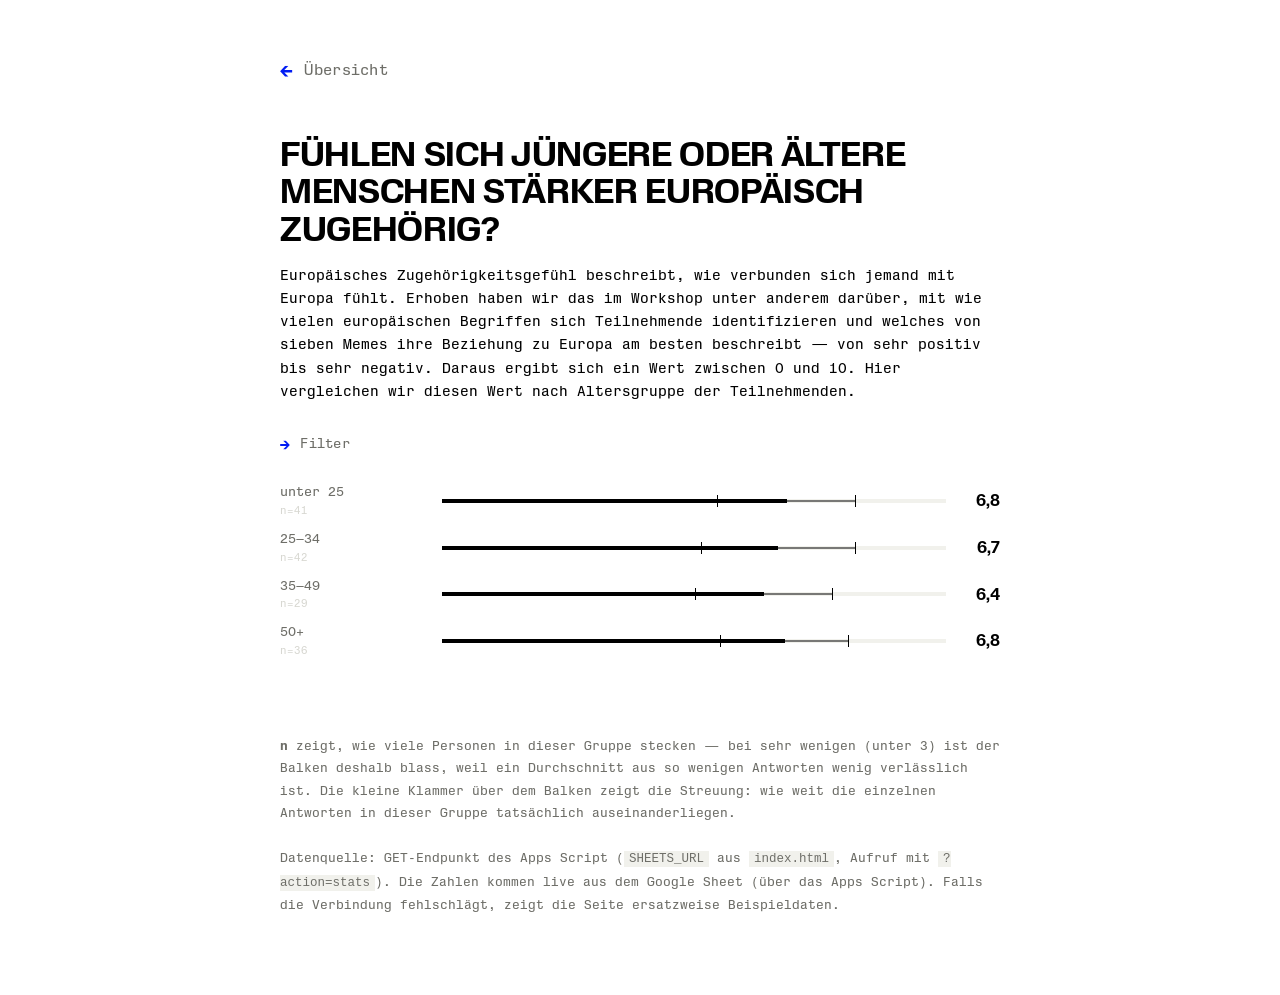
<file: q-alter-zugehoerigkeit.html>
<!DOCTYPE html>
<html lang="de">
<head>
<meta charset="UTF-8">
<meta name="viewport" content="width=device-width, initial-scale=1.0">
<title>YOUROPE — Alter &amp; Zugehörigkeit</title>
<link rel="stylesheet" href="assets/stats.css?v=10">
</head>
<body>
<div class="app">
    <a class="backlink" href="stats.html">Übersicht</a>

    <div class="pagehead">
      <h1>Fühlen sich jüngere oder ältere Menschen stärker europäisch zugehörig?</h1>
    </div>

    <div class="cell">
      <div class="sub">Europäisches Zugehörigkeitsgefühl beschreibt, wie verbunden sich jemand mit Europa fühlt. Erhoben haben wir das im Workshop unter anderem darüber, mit wie vielen europäischen Begriffen sich Teilnehmende identifizieren und welches von sieben Memes ihre Beziehung zu Europa am besten beschreibt — von sehr positiv bis sehr negativ. Daraus ergibt sich ein Wert zwischen 0 und 10. Hier vergleichen wir diesen Wert nach Altersgruppe der Teilnehmenden.</div>
      <div id="filterPanel"></div>
      <div id="chart"></div>
    </div>

    <div class="foot">
      <b>n</b> zeigt, wie viele Personen in dieser Gruppe stecken — bei sehr wenigen (unter 3) ist der Balken deshalb blass, weil ein Durchschnitt aus so wenigen Antworten wenig verlässlich ist. Die kleine Klammer über dem Balken zeigt die Streuung: wie weit die einzelnen Antworten in dieser Gruppe tatsächlich auseinanderliegen.<br><br>
      Datenquelle: GET-Endpunkt des Apps Script (<code>SHEETS_URL</code> aus <code>index.html</code>, Aufruf mit <code>?action=stats</code>). Die Zahlen kommen live aus dem Google Sheet (über das Apps Script). Falls die Verbindung fehlschlägt, zeigt die Seite ersatzweise Beispieldaten.
    </div>
</div>

<script src="assets/stats-data.js?v=11"></script>
<script>
initData().then(function(){
  initGroupFilter('filterPanel','chart',ALTER_GRUPPEN,i=>DATA.filter(r=>r.alter===i),'Z','hi',[FACET_GESCHLECHT,FACET_BILDUNG,FACET_AUFGEWACHSEN,FACET_STAAT]);
});
</script>
</body>
</html>
</file>
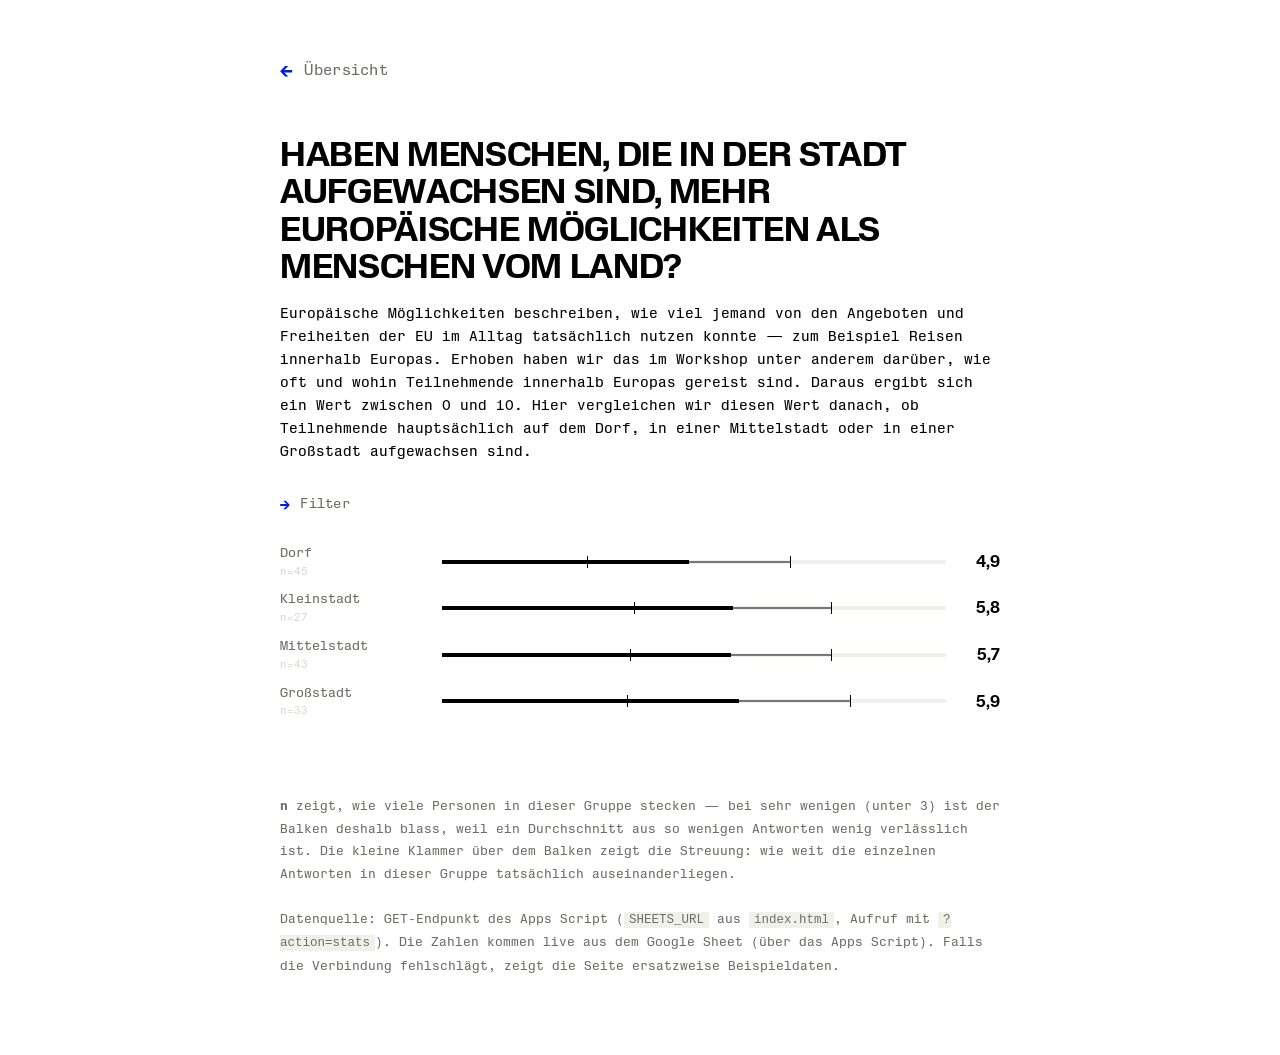
<file: q-aufgewachsen.html>
<!DOCTYPE html>
<html lang="de">
<head>
<meta charset="UTF-8">
<meta name="viewport" content="width=device-width, initial-scale=1.0">
<title>YOUROPE — Aufgewachsen &amp; Möglichkeiten</title>
<link rel="stylesheet" href="assets/stats.css?v=10">
</head>
<body>
<div class="app">
    <a class="backlink" href="stats.html">Übersicht</a>

    <div class="pagehead">
      <h1>Haben Menschen, die in der Stadt aufgewachsen sind, mehr europäische Möglichkeiten als Menschen vom Land?</h1>
    </div>

    <div class="cell">
      <div class="sub">Europäische Möglichkeiten beschreiben, wie viel jemand von den Angeboten und Freiheiten der EU im Alltag tatsächlich nutzen konnte — zum Beispiel Reisen innerhalb Europas. Erhoben haben wir das im Workshop unter anderem darüber, wie oft und wohin Teilnehmende innerhalb Europas gereist sind. Daraus ergibt sich ein Wert zwischen 0 und 10. Hier vergleichen wir diesen Wert danach, ob Teilnehmende hauptsächlich auf dem Dorf, in einer Mittelstadt oder in einer Großstadt aufgewachsen sind.</div>
      <div id="filterPanel"></div>
      <div id="chart"></div>
    </div>

    <div class="foot">
      <b>n</b> zeigt, wie viele Personen in dieser Gruppe stecken — bei sehr wenigen (unter 3) ist der Balken deshalb blass, weil ein Durchschnitt aus so wenigen Antworten wenig verlässlich ist. Die kleine Klammer über dem Balken zeigt die Streuung: wie weit die einzelnen Antworten in dieser Gruppe tatsächlich auseinanderliegen.<br><br>
      Datenquelle: GET-Endpunkt des Apps Script (<code>SHEETS_URL</code> aus <code>index.html</code>, Aufruf mit <code>?action=stats</code>). Die Zahlen kommen live aus dem Google Sheet (über das Apps Script). Falls die Verbindung fehlschlägt, zeigt die Seite ersatzweise Beispieldaten.
    </div>
</div>

<script src="assets/stats-data.js?v=11"></script>
<script>
initData().then(function(){
  initGroupFilter('filterPanel','chart',AUFGEWACHSEN_GRUPPEN,i=>DATA.filter(r=>r.aufgewachsen===i),'M','hi',[FACET_GESCHLECHT,FACET_EINKOMMEN,FACET_VERMOEGEN,FACET_BILDUNG]);
});
</script>
</body>
</html>
</file>
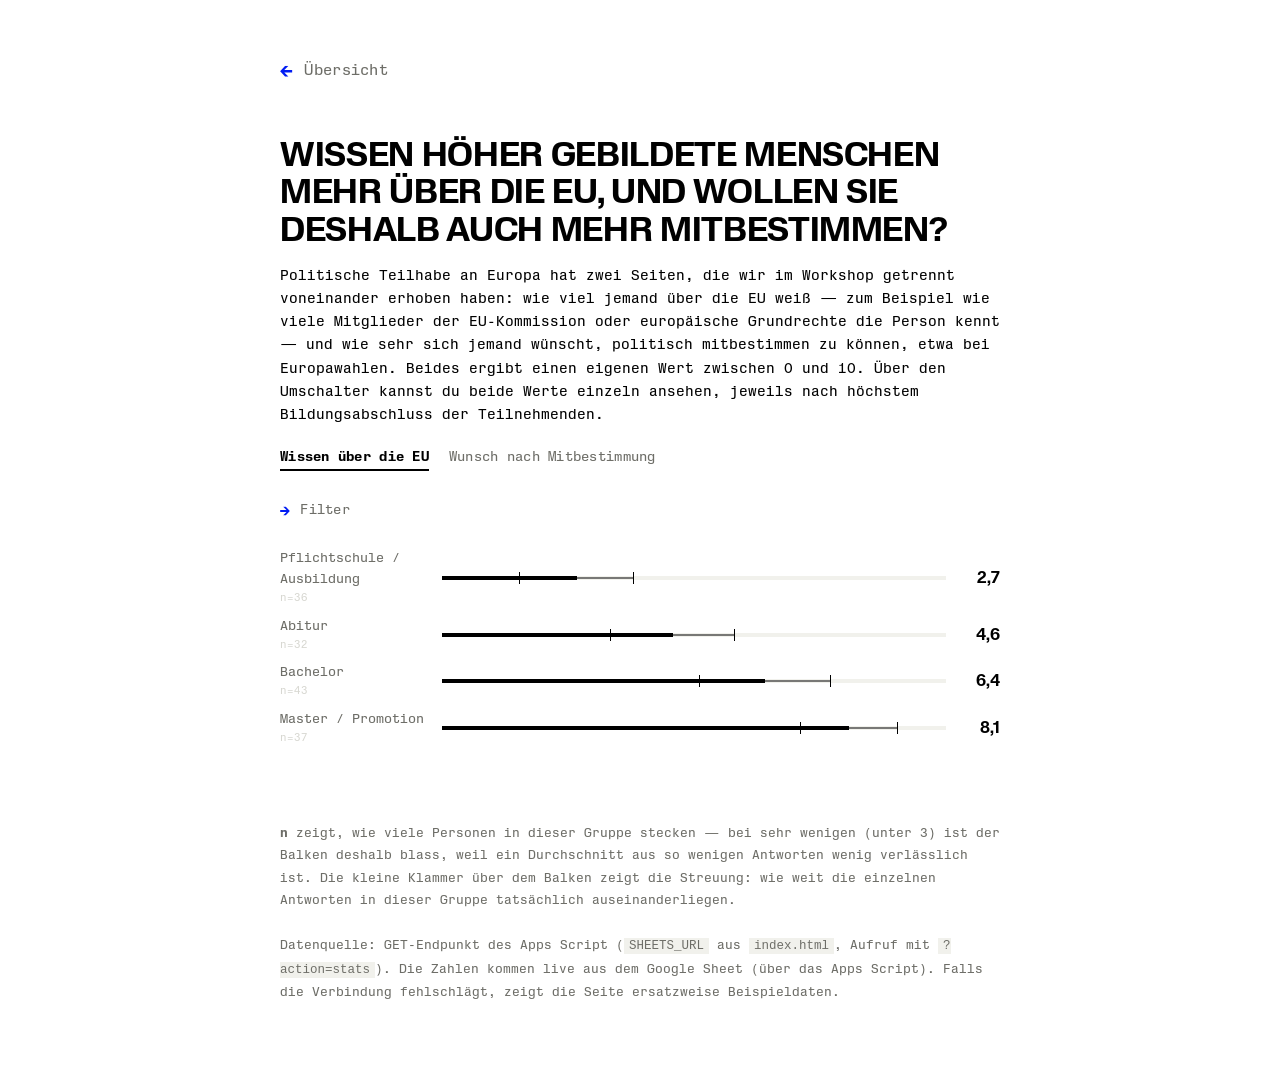
<file: q-bildung-teilhabe.html>
<!DOCTYPE html>
<html lang="de">
<head>
<meta charset="UTF-8">
<meta name="viewport" content="width=device-width, initial-scale=1.0">
<title>YOUROPE — Bildung &amp; Teilhabe</title>
<link rel="stylesheet" href="assets/stats.css?v=10">
</head>
<body>
<div class="app">
    <a class="backlink" href="stats.html">Übersicht</a>

    <div class="pagehead">
      <h1>Wissen höher gebildete Menschen mehr über die EU, und wollen sie deshalb auch mehr mitbestimmen?</h1>
    </div>

    <div class="cell">
      <div class="sub">Politische Teilhabe an Europa hat zwei Seiten, die wir im Workshop getrennt voneinander erhoben haben: wie viel jemand über die EU weiß — zum Beispiel wie viele Mitglieder der EU-Kommission oder europäische Grundrechte die Person kennt — und wie sehr sich jemand wünscht, politisch mitbestimmen zu können, etwa bei Europawahlen. Beides ergibt einen eigenen Wert zwischen 0 und 10. Über den Umschalter kannst du beide Werte einzeln ansehen, jeweils nach höchstem Bildungsabschluss der Teilnehmenden.</div>
      <div class="toggles" id="toggle"></div>
      <div id="filterPanel"></div>
      <div id="chart"></div>
    </div>

    <div class="foot">
      <b>n</b> zeigt, wie viele Personen in dieser Gruppe stecken — bei sehr wenigen (unter 3) ist der Balken deshalb blass, weil ein Durchschnitt aus so wenigen Antworten wenig verlässlich ist. Die kleine Klammer über dem Balken zeigt die Streuung: wie weit die einzelnen Antworten in dieser Gruppe tatsächlich auseinanderliegen.<br><br>
      Datenquelle: GET-Endpunkt des Apps Script (<code>SHEETS_URL</code> aus <code>index.html</code>, Aufruf mit <code>?action=stats</code>). Die Zahlen kommen live aus dem Google Sheet (über das Apps Script). Falls die Verbindung fehlschlägt, zeigt die Seite ersatzweise Beispieldaten.
    </div>
</div>

<script src="assets/stats-data.js?v=11"></script>
<script>
initData().then(function(){
  let mode='wissen';
  const facets=[FACET_GESCHLECHT,FACET_ALTER,FACET_EINKOMMEN];
  const state={};
  facets.forEach(f=>state[f.key]=new Set());
  function render(){
    let html='';
    BILDUNG_GRUPPEN.forEach((name,i)=>{
      const vals=DATA.filter(r=>r.bildung===i&&facetPasses(state,facets,r)).map(r=>mode==='wissen'?r.Twissen:r.Twollen);
      html+=barRow(name,mean(vals),'hi',vals.length,std(vals));
    });
    document.getElementById('chart').innerHTML='<div class="group">'+html+'</div>';
  }
  document.getElementById('toggle').innerHTML=
    '<button data-m="wissen" class="on">Wissen über die EU</button><button data-m="wollen">Wunsch nach Mitbestimmung</button>';
  document.getElementById('toggle').addEventListener('click',e=>{
    const b=e.target.closest('button');if(!b)return;
    mode=b.dataset.m;
    document.querySelectorAll('#toggle button').forEach(x=>x.classList.toggle('on',x===b));
    render();
  });
  document.getElementById('filterPanel').innerHTML=renderFilterPanelHTML(facets);
  wireFilterPanel('filterPanel',state,render);
  render();
});
</script>
</body>
</html>
</file>
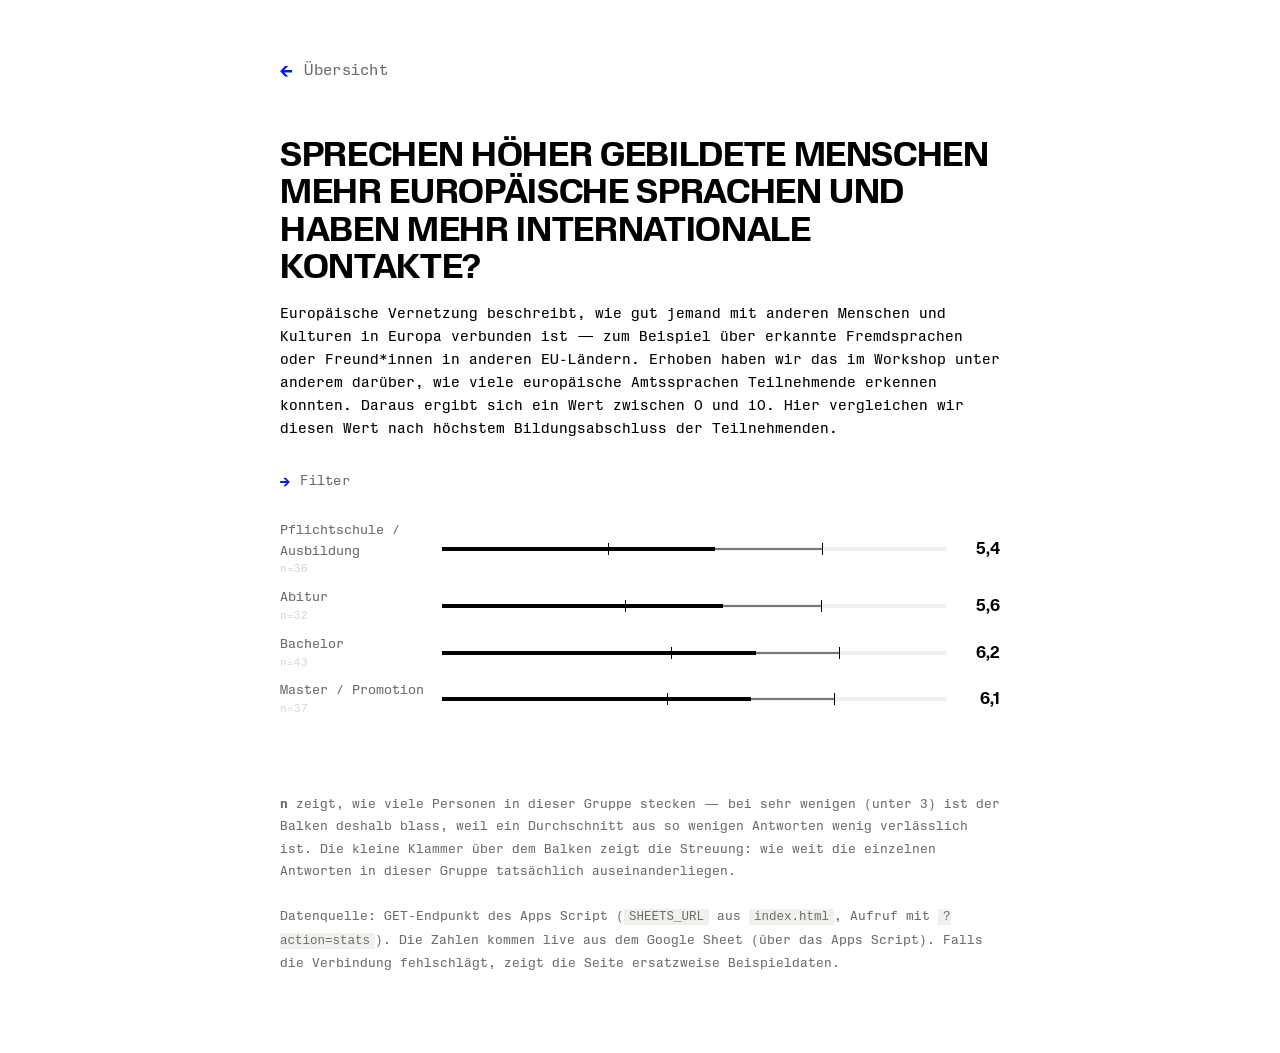
<file: q-bildung-vernetzung.html>
<!DOCTYPE html>
<html lang="de">
<head>
<meta charset="UTF-8">
<meta name="viewport" content="width=device-width, initial-scale=1.0">
<title>YOUROPE — Bildung &amp; Vernetzung</title>
<link rel="stylesheet" href="assets/stats.css?v=10">
</head>
<body>
<div class="app">
    <a class="backlink" href="stats.html">Übersicht</a>

    <div class="pagehead">
      <h1>Sprechen höher gebildete Menschen mehr europäische Sprachen und haben mehr internationale Kontakte?</h1>
    </div>

    <div class="cell">
      <div class="sub">Europäische Vernetzung beschreibt, wie gut jemand mit anderen Menschen und Kulturen in Europa verbunden ist — zum Beispiel über erkannte Fremdsprachen oder Freund*innen in anderen EU-Ländern. Erhoben haben wir das im Workshop unter anderem darüber, wie viele europäische Amtssprachen Teilnehmende erkennen konnten. Daraus ergibt sich ein Wert zwischen 0 und 10. Hier vergleichen wir diesen Wert nach höchstem Bildungsabschluss der Teilnehmenden.</div>
      <div id="filterPanel"></div>
      <div id="chart"></div>
    </div>

    <div class="foot">
      <b>n</b> zeigt, wie viele Personen in dieser Gruppe stecken — bei sehr wenigen (unter 3) ist der Balken deshalb blass, weil ein Durchschnitt aus so wenigen Antworten wenig verlässlich ist. Die kleine Klammer über dem Balken zeigt die Streuung: wie weit die einzelnen Antworten in dieser Gruppe tatsächlich auseinanderliegen.<br><br>
      Datenquelle: GET-Endpunkt des Apps Script (<code>SHEETS_URL</code> aus <code>index.html</code>, Aufruf mit <code>?action=stats</code>). Die Zahlen kommen live aus dem Google Sheet (über das Apps Script). Falls die Verbindung fehlschlägt, zeigt die Seite ersatzweise Beispieldaten.
    </div>
</div>

<script src="assets/stats-data.js?v=11"></script>
<script>
initData().then(function(){
  initGroupFilter('filterPanel','chart',BILDUNG_GRUPPEN,i=>DATA.filter(r=>r.bildung===i),'V','hi',[FACET_GESCHLECHT,FACET_AUFGEWACHSEN,FACET_ALTER,FACET_EINKOMMEN]);
});
</script>
</body>
</html>
</file>
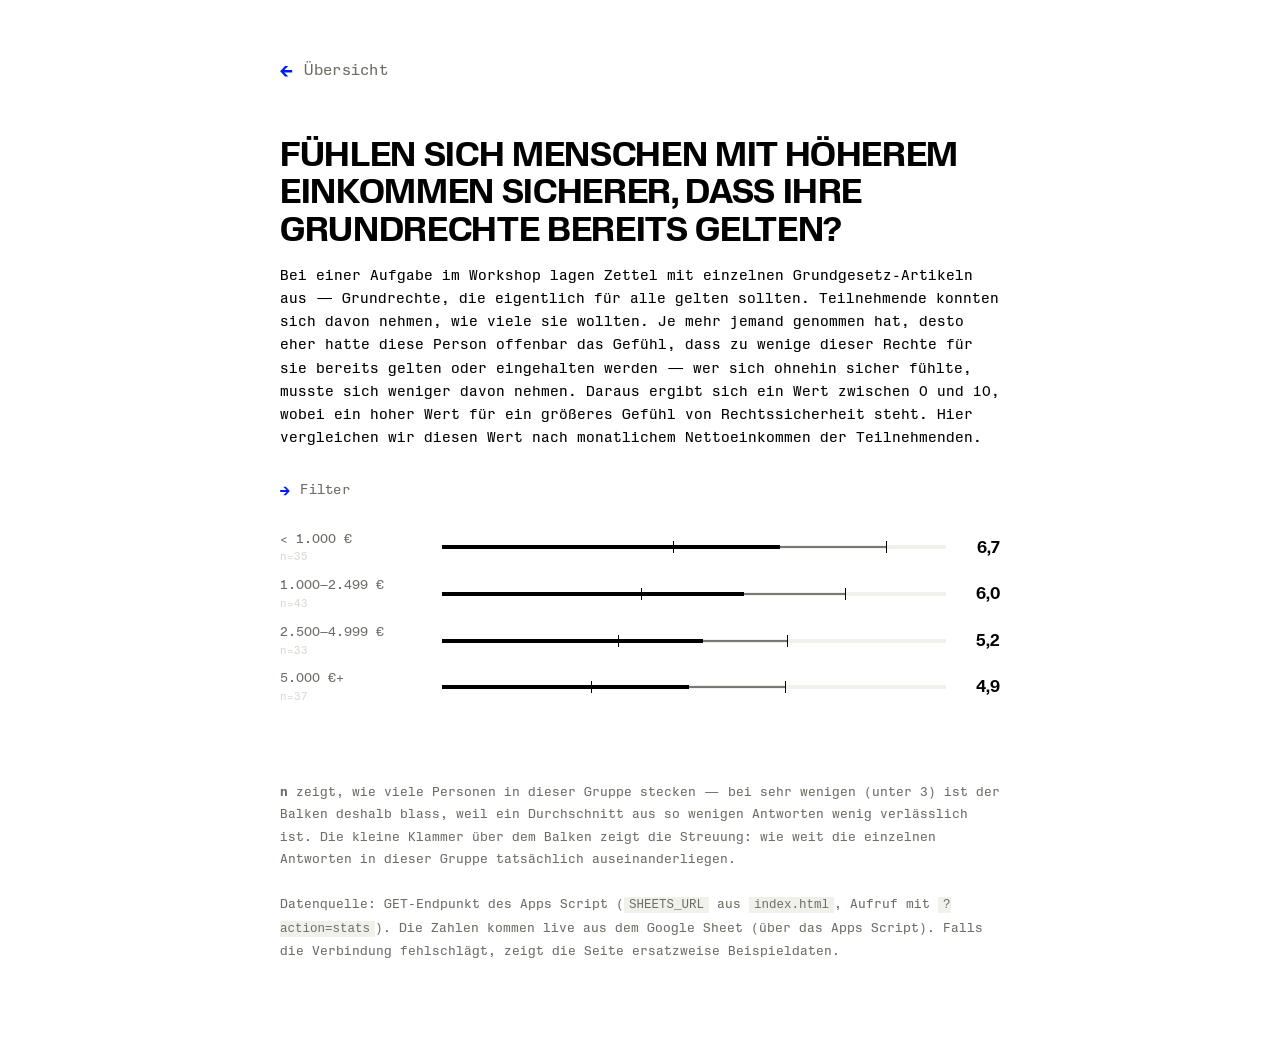
<file: q-einkommen-ressource.html>
<!DOCTYPE html>
<html lang="de">
<head>
<meta charset="UTF-8">
<meta name="viewport" content="width=device-width, initial-scale=1.0">
<title>YOUROPE — Einkommen &amp; Grundrechte</title>
<link rel="stylesheet" href="assets/stats.css?v=10">
</head>
<body>
<div class="app">
    <a class="backlink" href="stats.html">Übersicht</a>

    <div class="pagehead">
      <h1>Fühlen sich Menschen mit höherem Einkommen sicherer, dass ihre Grundrechte bereits gelten?</h1>
    </div>

    <div class="cell">
      <div class="sub">Bei einer Aufgabe im Workshop lagen Zettel mit einzelnen Grundgesetz-Artikeln aus — Grundrechte, die eigentlich für alle gelten sollten. Teilnehmende konnten sich davon nehmen, wie viele sie wollten. Je mehr jemand genommen hat, desto eher hatte diese Person offenbar das Gefühl, dass zu wenige dieser Rechte für sie bereits gelten oder eingehalten werden — wer sich ohnehin sicher fühlte, musste sich weniger davon nehmen. Daraus ergibt sich ein Wert zwischen 0 und 10, wobei ein hoher Wert für ein größeres Gefühl von Rechtssicherheit steht. Hier vergleichen wir diesen Wert nach monatlichem Nettoeinkommen der Teilnehmenden.</div>
      <div id="filterPanel"></div>
      <div id="chart"></div>
    </div>

    <div class="foot">
      <b>n</b> zeigt, wie viele Personen in dieser Gruppe stecken — bei sehr wenigen (unter 3) ist der Balken deshalb blass, weil ein Durchschnitt aus so wenigen Antworten wenig verlässlich ist. Die kleine Klammer über dem Balken zeigt die Streuung: wie weit die einzelnen Antworten in dieser Gruppe tatsächlich auseinanderliegen.<br><br>
      Datenquelle: GET-Endpunkt des Apps Script (<code>SHEETS_URL</code> aus <code>index.html</code>, Aufruf mit <code>?action=stats</code>). Die Zahlen kommen live aus dem Google Sheet (über das Apps Script). Falls die Verbindung fehlschlägt, zeigt die Seite ersatzweise Beispieldaten.
    </div>
</div>

<script src="assets/stats-data.js?v=11"></script>
<script>
initData().then(function(){
  initGroupFilter('filterPanel','chart',EINKOMMEN_GRUPPEN,i=>DATA.filter(r=>r.einkommen===i),'Tgrundgesetz','hi',[FACET_GESCHLECHT,FACET_BILDUNG,FACET_STAAT,FACET_VERMOEGEN]);
});
</script>
</body>
</html>
</file>
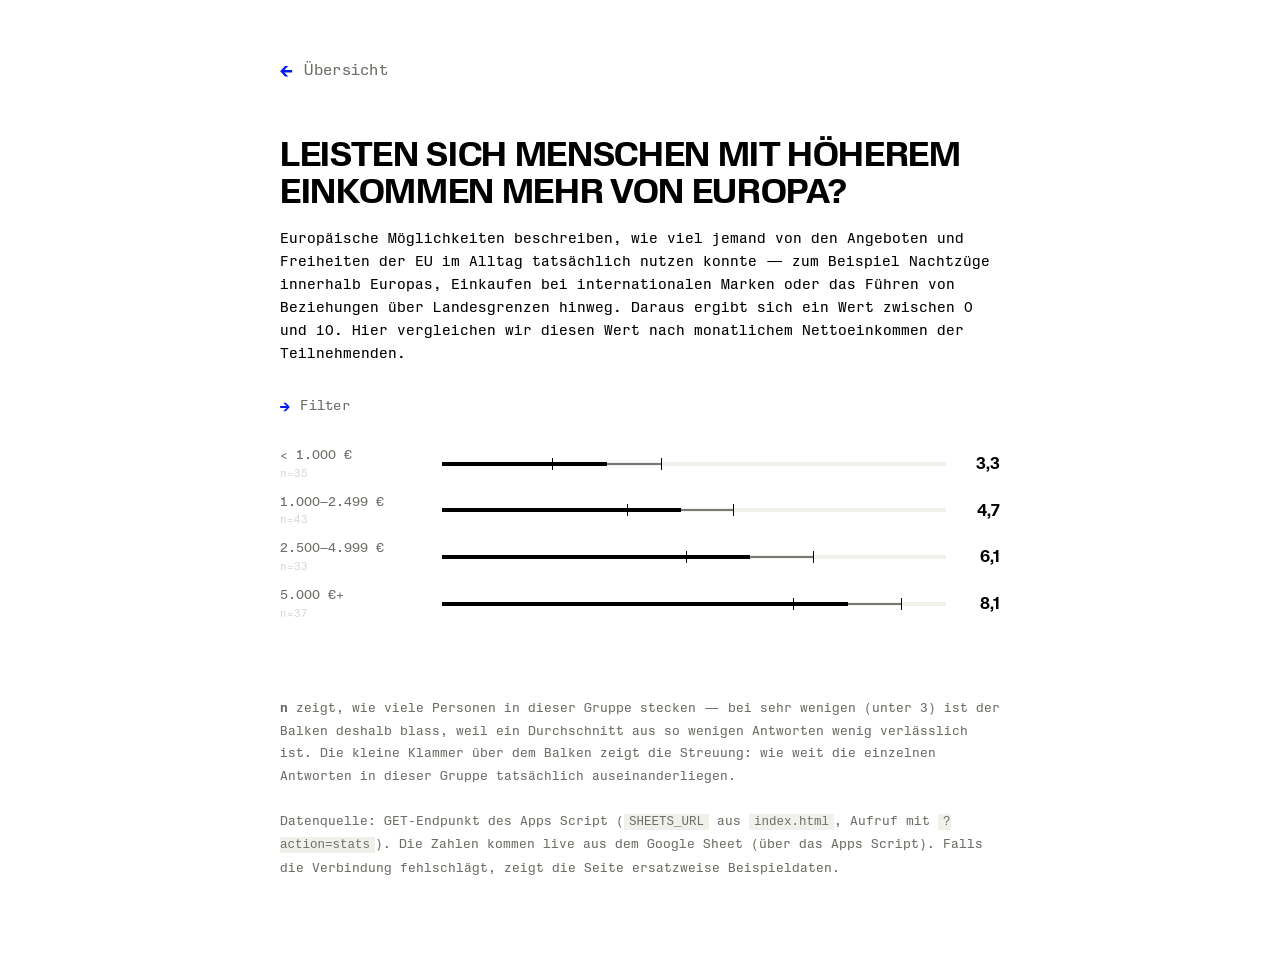
<file: q-einkommen.html>
<!DOCTYPE html>
<html lang="de">
<head>
<meta charset="UTF-8">
<meta name="viewport" content="width=device-width, initial-scale=1.0">
<title>YOUROPE — Einkommen &amp; Möglichkeiten</title>
<link rel="stylesheet" href="assets/stats.css?v=10">
</head>
<body>
<div class="app">
    <a class="backlink" href="stats.html">Übersicht</a>

    <div class="pagehead">
      <h1>Leisten sich Menschen mit höherem Einkommen mehr von Europa?</h1>
    </div>

    <div class="cell">
      <div class="sub">Europäische Möglichkeiten beschreiben, wie viel jemand von den Angeboten und Freiheiten der EU im Alltag tatsächlich nutzen konnte — zum Beispiel Nachtzüge innerhalb Europas, Einkaufen bei internationalen Marken oder das Führen von Beziehungen über Landesgrenzen hinweg. Daraus ergibt sich ein Wert zwischen 0 und 10. Hier vergleichen wir diesen Wert nach monatlichem Nettoeinkommen der Teilnehmenden.</div>
      <div id="filterPanel"></div>
      <div id="chart"></div>
    </div>

    <div class="foot">
      <b>n</b> zeigt, wie viele Personen in dieser Gruppe stecken — bei sehr wenigen (unter 3) ist der Balken deshalb blass, weil ein Durchschnitt aus so wenigen Antworten wenig verlässlich ist. Die kleine Klammer über dem Balken zeigt die Streuung: wie weit die einzelnen Antworten in dieser Gruppe tatsächlich auseinanderliegen.<br><br>
      Datenquelle: GET-Endpunkt des Apps Script (<code>SHEETS_URL</code> aus <code>index.html</code>, Aufruf mit <code>?action=stats</code>). Die Zahlen kommen live aus dem Google Sheet (über das Apps Script). Falls die Verbindung fehlschlägt, zeigt die Seite ersatzweise Beispieldaten.
    </div>
</div>

<script src="assets/stats-data.js?v=11"></script>
<script>
initData().then(function(){
  initGroupFilter('filterPanel','chart',EINKOMMEN_GRUPPEN,i=>DATA.filter(r=>r.einkommen===i),'M','hi',[FACET_GESCHLECHT,FACET_VERMOEGEN,FACET_AUFGEWACHSEN,FACET_ALTER]);
});
</script>
</body>
</html>
</file>
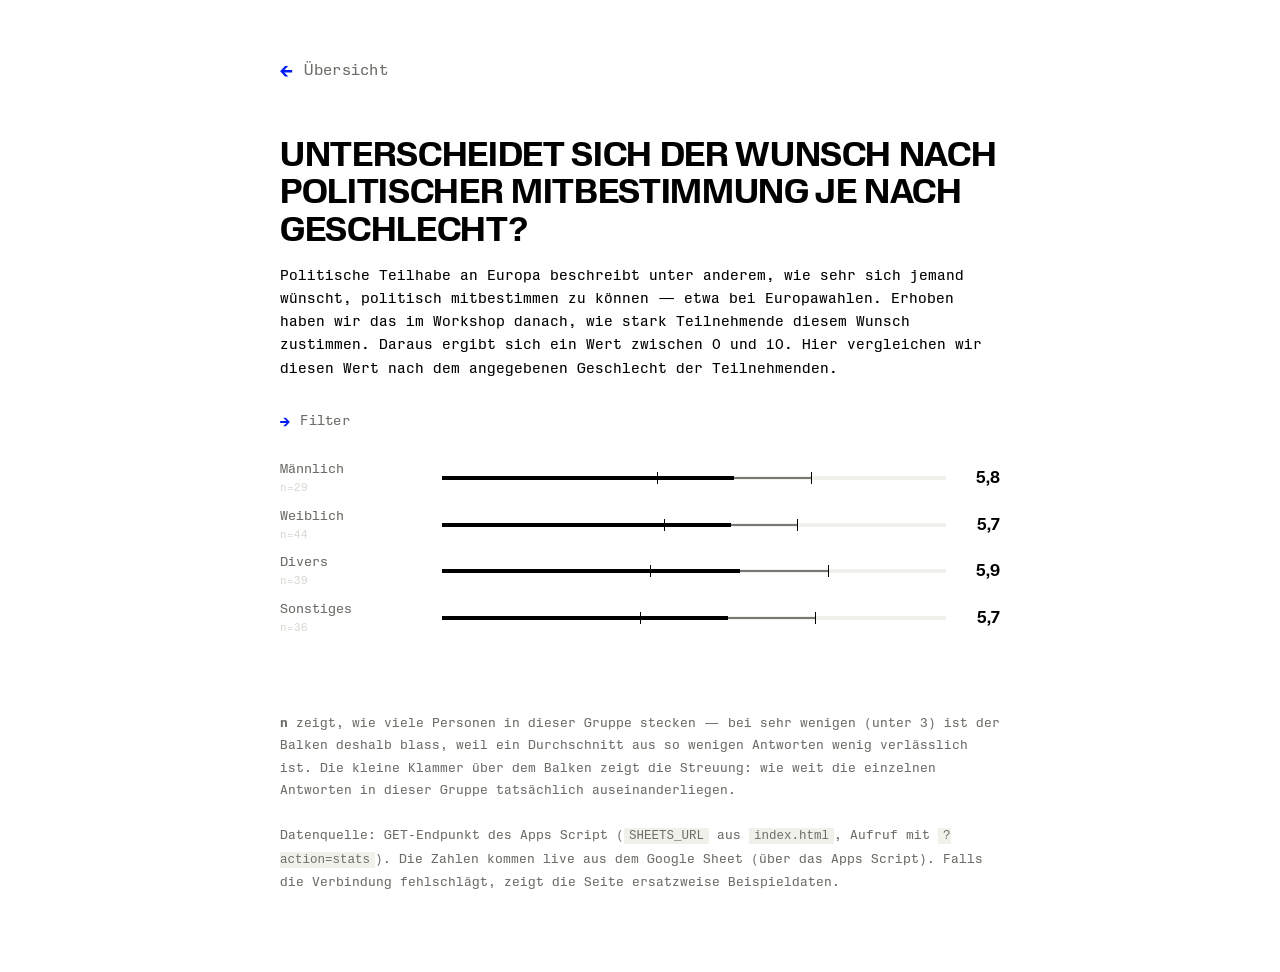
<file: q-geschlecht.html>
<!DOCTYPE html>
<html lang="de">
<head>
<meta charset="UTF-8">
<meta name="viewport" content="width=device-width, initial-scale=1.0">
<title>YOUROPE — Geschlecht &amp; Teilhabe</title>
<link rel="stylesheet" href="assets/stats.css?v=10">
</head>
<body>
<div class="app">
    <a class="backlink" href="stats.html">Übersicht</a>

    <div class="pagehead">
      <h1>Unterscheidet sich der Wunsch nach politischer Mitbestimmung je nach Geschlecht?</h1>
    </div>

    <div class="cell">
      <div class="sub">Politische Teilhabe an Europa beschreibt unter anderem, wie sehr sich jemand wünscht, politisch mitbestimmen zu können — etwa bei Europawahlen. Erhoben haben wir das im Workshop danach, wie stark Teilnehmende diesem Wunsch zustimmen. Daraus ergibt sich ein Wert zwischen 0 und 10. Hier vergleichen wir diesen Wert nach dem angegebenen Geschlecht der Teilnehmenden.</div>
      <div id="filterPanel"></div>
      <div id="chart"></div>
    </div>

    <div class="foot">
      <b>n</b> zeigt, wie viele Personen in dieser Gruppe stecken — bei sehr wenigen (unter 3) ist der Balken deshalb blass, weil ein Durchschnitt aus so wenigen Antworten wenig verlässlich ist. Die kleine Klammer über dem Balken zeigt die Streuung: wie weit die einzelnen Antworten in dieser Gruppe tatsächlich auseinanderliegen.<br><br>
      Datenquelle: GET-Endpunkt des Apps Script (<code>SHEETS_URL</code> aus <code>index.html</code>, Aufruf mit <code>?action=stats</code>). Die Zahlen kommen live aus dem Google Sheet (über das Apps Script). Falls die Verbindung fehlschlägt, zeigt die Seite ersatzweise Beispieldaten.
    </div>
</div>

<script src="assets/stats-data.js?v=11"></script>
<script>
initData().then(function(){
  initGroupFilter('filterPanel','chart',GESCHLECHT_GRUPPEN,i=>DATA.filter(r=>r.geschlecht===i),'Twollen','hi',[FACET_ALTER,FACET_BILDUNG,FACET_EINKOMMEN]);
});
</script>
</body>
</html>
</file>
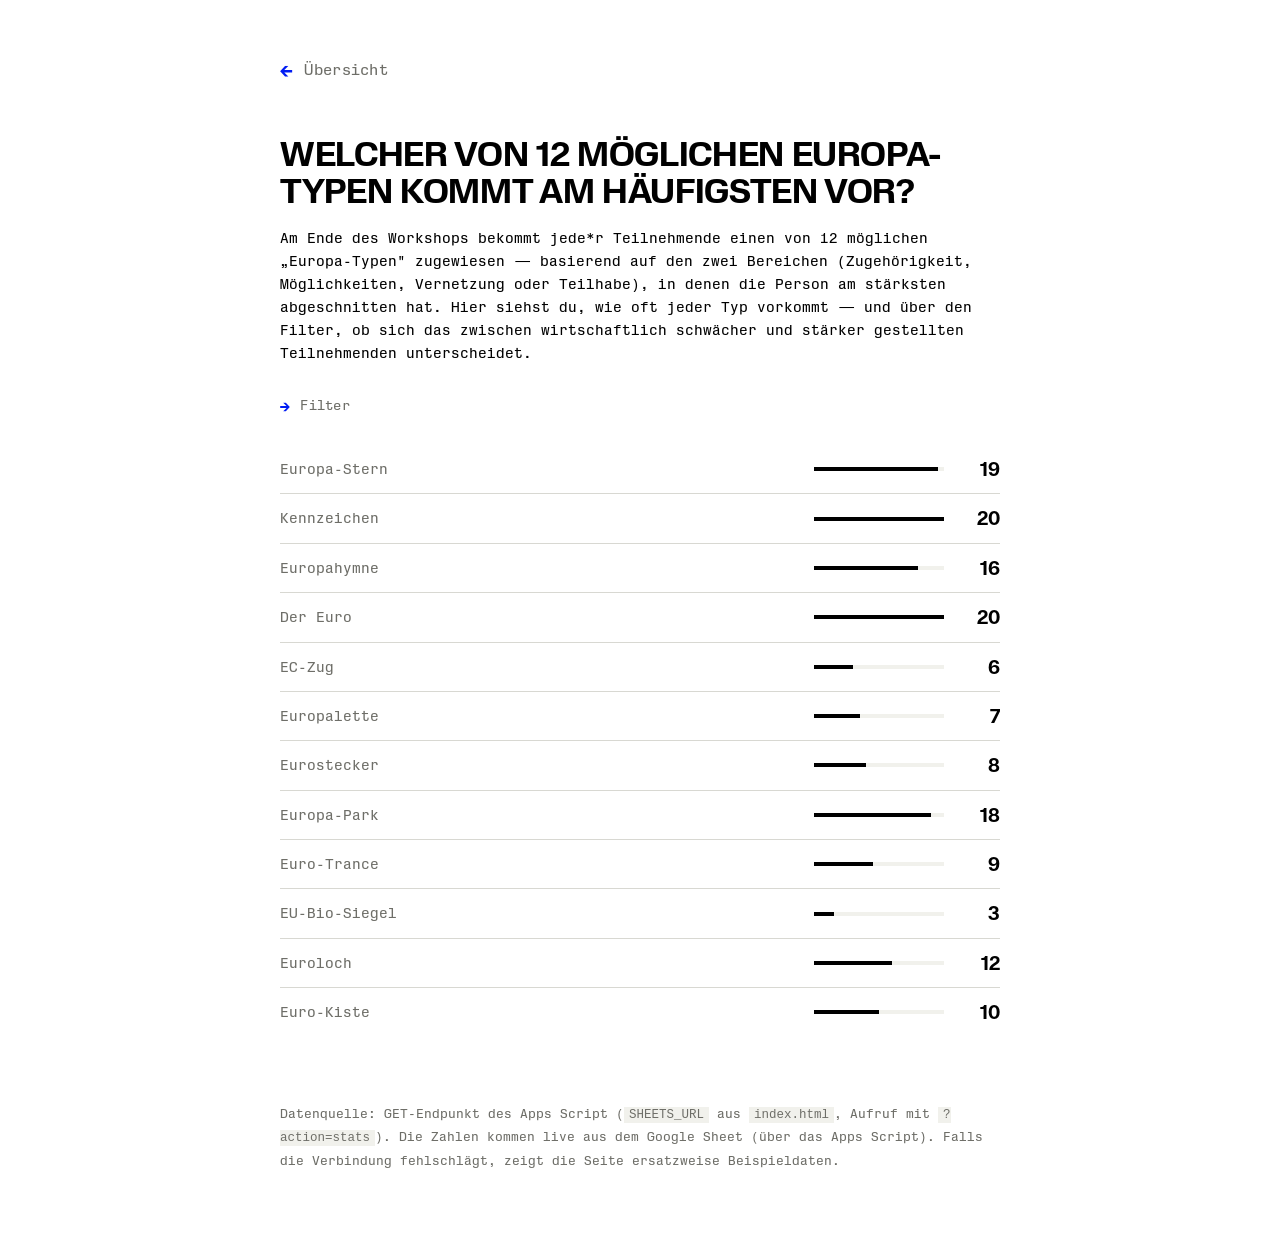
<file: q-profiltypen.html>
<!DOCTYPE html>
<html lang="de">
<head>
<meta charset="UTF-8">
<meta name="viewport" content="width=device-width, initial-scale=1.0">
<title>YOUROPE — Profiltypen</title>
<link rel="stylesheet" href="assets/stats.css?v=10">
</head>
<body>
<div class="app">
    <a class="backlink" href="stats.html">Übersicht</a>

    <div class="pagehead">
      <h1>Welcher von 12 möglichen Europa-Typen kommt am häufigsten vor?</h1>
    </div>

    <div class="cell">
      <div class="sub">Am Ende des Workshops bekommt jede*r Teilnehmende einen von 12 möglichen „Europa-Typen" zugewiesen — basierend auf den zwei Bereichen (Zugehörigkeit, Möglichkeiten, Vernetzung oder Teilhabe), in denen die Person am stärksten abgeschnitten hat. Hier siehst du, wie oft jeder Typ vorkommt — und über den Filter, ob sich das zwischen wirtschaftlich schwächer und stärker gestellten Teilnehmenden unterscheidet.</div>
      <div id="filterPanel"></div>
      <div class="typegrid" id="typeGrid"></div>
    </div>

    <div class="foot">
      Datenquelle: GET-Endpunkt des Apps Script (<code>SHEETS_URL</code> aus <code>index.html</code>, Aufruf mit <code>?action=stats</code>). Die Zahlen kommen live aus dem Google Sheet (über das Apps Script). Falls die Verbindung fehlschlägt, zeigt die Seite ersatzweise Beispieldaten.
    </div>
</div>

<script src="assets/stats-data.js?v=11"></script>
<script>
initData().then(function(){
  initTypeGrid('typeGrid','filterPanel');
});
</script>
</body>
</html>
</file>
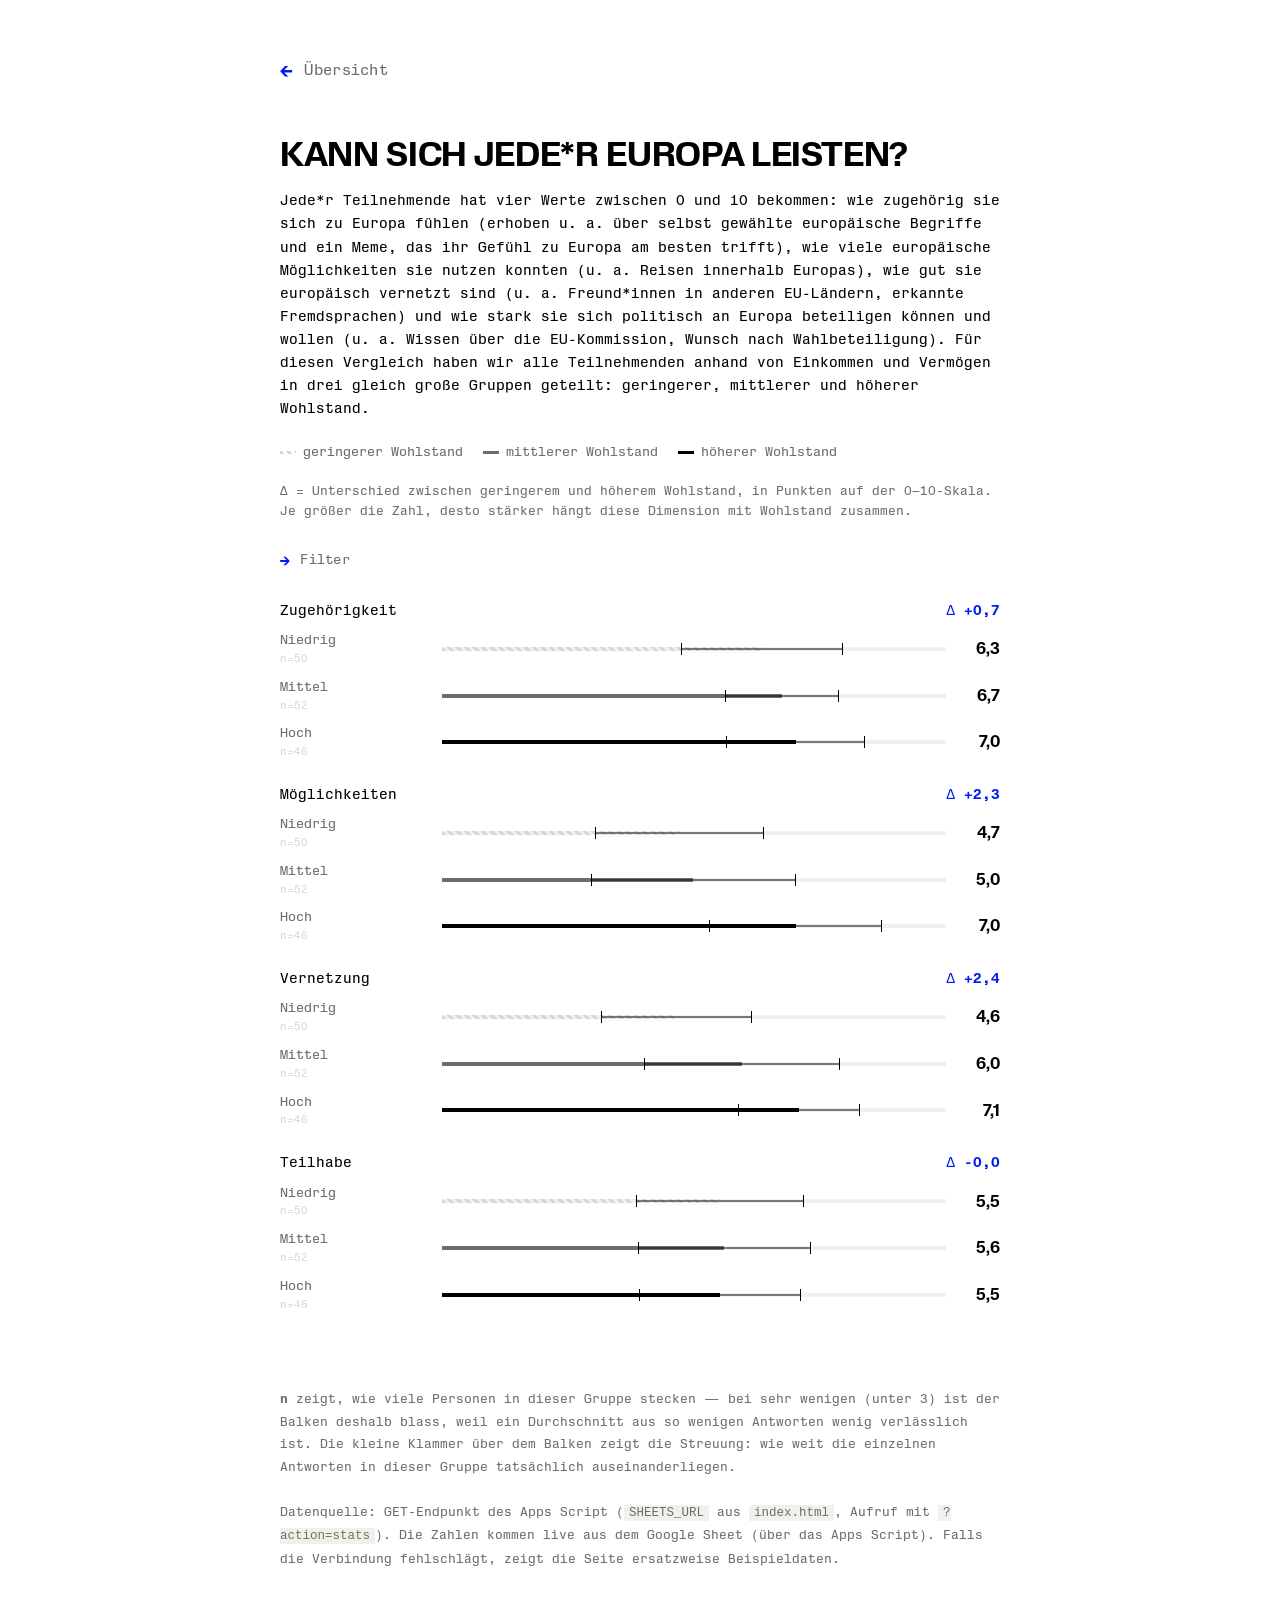
<file: q-ses.html>
<!DOCTYPE html>
<html lang="de">
<head>
<meta charset="UTF-8">
<meta name="viewport" content="width=device-width, initial-scale=1.0">
<title>YOUROPE — Zugehörigkeit bleibt gleich, der Rest nicht</title>
<link rel="stylesheet" href="assets/stats.css?v=10">
</head>
<body>
<div class="app">
    <a class="backlink" href="stats.html">Übersicht</a>

    <div class="pagehead">
      <h1>Kann sich jede*r Europa leisten?</h1>
    </div>

    <div class="cell">
      <div class="sub">Jede*r Teilnehmende hat vier Werte zwischen 0 und 10 bekommen: wie zugehörig sie sich zu Europa fühlen (erhoben u. a. über selbst gewählte europäische Begriffe und ein Meme, das ihr Gefühl zu Europa am besten trifft), wie viele europäische Möglichkeiten sie nutzen konnten (u. a. Reisen innerhalb Europas), wie gut sie europäisch vernetzt sind (u. a. Freund*innen in anderen EU-Ländern, erkannte Fremdsprachen) und wie stark sie sich politisch an Europa beteiligen können und wollen (u. a. Wissen über die EU-Kommission, Wunsch nach Wahlbeteiligung). Für diesen Vergleich haben wir alle Teilnehmenden anhand von Einkommen und Vermögen in drei gleich große Gruppen geteilt: geringerer, mittlerer und höherer Wohlstand.</div>
      <div class="legend">
        <div class="li"><span class="sw fill lo"></span> geringerer Wohlstand</div>
        <div class="li"><span class="sw fill mid"></span> mittlerer Wohlstand</div>
        <div class="li"><span class="sw fill hi"></span> höherer Wohlstand</div>
      </div>
      <div class="hint">Δ = Unterschied zwischen geringerem und höherem Wohlstand, in Punkten auf der 0–10-Skala. Je größer die Zahl, desto stärker hängt diese Dimension mit Wohlstand zusammen.</div>
      <div id="filterPanel"></div>
      <div id="thesisChart"></div>
    </div>

    <div class="foot">
      <b>n</b> zeigt, wie viele Personen in dieser Gruppe stecken — bei sehr wenigen (unter 3) ist der Balken deshalb blass, weil ein Durchschnitt aus so wenigen Antworten wenig verlässlich ist. Die kleine Klammer über dem Balken zeigt die Streuung: wie weit die einzelnen Antworten in dieser Gruppe tatsächlich auseinanderliegen.<br><br>
      Datenquelle: GET-Endpunkt des Apps Script (<code>SHEETS_URL</code> aus <code>index.html</code>, Aufruf mit <code>?action=stats</code>). Die Zahlen kommen live aus dem Google Sheet (über das Apps Script). Falls die Verbindung fehlschlägt, zeigt die Seite ersatzweise Beispieldaten.
    </div>
</div>

<script src="assets/stats-data.js?v=11"></script>
<script>
initData().then(function(){
  const dims=[{k:'Z',name:'Zugehörigkeit'},{k:'M',name:'Möglichkeiten'},{k:'V',name:'Vernetzung'},{k:'T',name:'Teilhabe'}];
  const facets=[FACET_GESCHLECHT,FACET_BILDUNG,FACET_ALTER,FACET_AUFGEWACHSEN];
  const state={};
  facets.forEach(f=>state[f.key]=new Set());
  function render(){
    const base=DATA.filter(r=>facetPasses(state,facets,r));
    let html='';
    dims.forEach(d=>{
      const vLo=base.filter(r=>r.sesGroup===0).map(r=>r[d.k]);
      const vMid=base.filter(r=>r.sesGroup===1).map(r=>r[d.k]);
      const vHi=base.filter(r=>r.sesGroup===2).map(r=>r[d.k]);
      const lo=mean(vLo), mid=mean(vMid), hi=mean(vHi);
      const gap=hi-lo;
      html+='<div class="group"><div class="glabel"><span>'+d.name+'</span><span class="gap">Δ '+(gap>=0?'+':'')+fmt(gap)+'</span></div>'
          +barRow('Niedrig',lo,'lo',vLo.length,std(vLo))+barRow('Mittel',mid,'mid',vMid.length,std(vMid))+barRow('Hoch',hi,'hi',vHi.length,std(vHi))+'</div>';
    });
    document.getElementById('thesisChart').innerHTML=html;
  }
  document.getElementById('filterPanel').innerHTML=renderFilterPanelHTML(facets);
  wireFilterPanel('filterPanel',state,render);
  render();
});
</script>
</body>
</html>
</file>
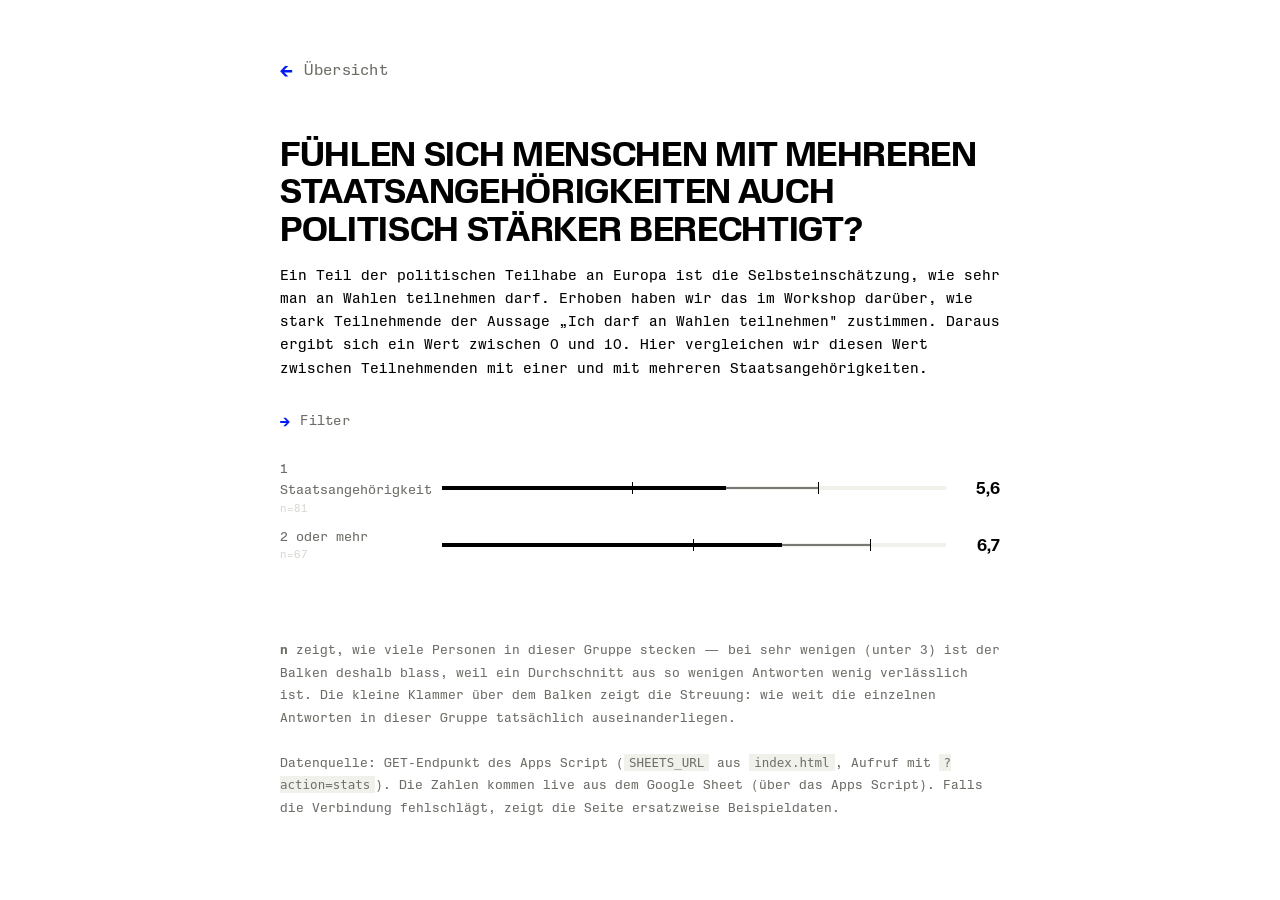
<file: q-staat-wahlrecht.html>
<!DOCTYPE html>
<html lang="de">
<head>
<meta charset="UTF-8">
<meta name="viewport" content="width=device-width, initial-scale=1.0">
<title>YOUROPE — Staatsangehörigkeit &amp; Wahlrecht</title>
<link rel="stylesheet" href="assets/stats.css?v=10">
</head>
<body>
<div class="app">
    <a class="backlink" href="stats.html">Übersicht</a>

    <div class="pagehead">
      <h1>Fühlen sich Menschen mit mehreren Staatsangehörigkeiten auch politisch stärker berechtigt?</h1>
    </div>

    <div class="cell">
      <div class="sub">Ein Teil der politischen Teilhabe an Europa ist die Selbsteinschätzung, wie sehr man an Wahlen teilnehmen darf. Erhoben haben wir das im Workshop darüber, wie stark Teilnehmende der Aussage „Ich darf an Wahlen teilnehmen" zustimmen. Daraus ergibt sich ein Wert zwischen 0 und 10. Hier vergleichen wir diesen Wert zwischen Teilnehmenden mit einer und mit mehreren Staatsangehörigkeiten.</div>
      <div id="filterPanel"></div>
      <div id="chart"></div>
    </div>

    <div class="foot">
      <b>n</b> zeigt, wie viele Personen in dieser Gruppe stecken — bei sehr wenigen (unter 3) ist der Balken deshalb blass, weil ein Durchschnitt aus so wenigen Antworten wenig verlässlich ist. Die kleine Klammer über dem Balken zeigt die Streuung: wie weit die einzelnen Antworten in dieser Gruppe tatsächlich auseinanderliegen.<br><br>
      Datenquelle: GET-Endpunkt des Apps Script (<code>SHEETS_URL</code> aus <code>index.html</code>, Aufruf mit <code>?action=stats</code>). Die Zahlen kommen live aus dem Google Sheet (über das Apps Script). Falls die Verbindung fehlschlägt, zeigt die Seite ersatzweise Beispieldaten.
    </div>
</div>

<script src="assets/stats-data.js?v=11"></script>
<script>
initData().then(function(){
  initGroupFilter('filterPanel','chart',STAAT_GRUPPEN,i=>DATA.filter(r=>r.staat===i),'Tdarf','hi',[FACET_GESCHLECHT,FACET_ALTER,FACET_BILDUNG]);
});
</script>
</body>
</html>
</file>
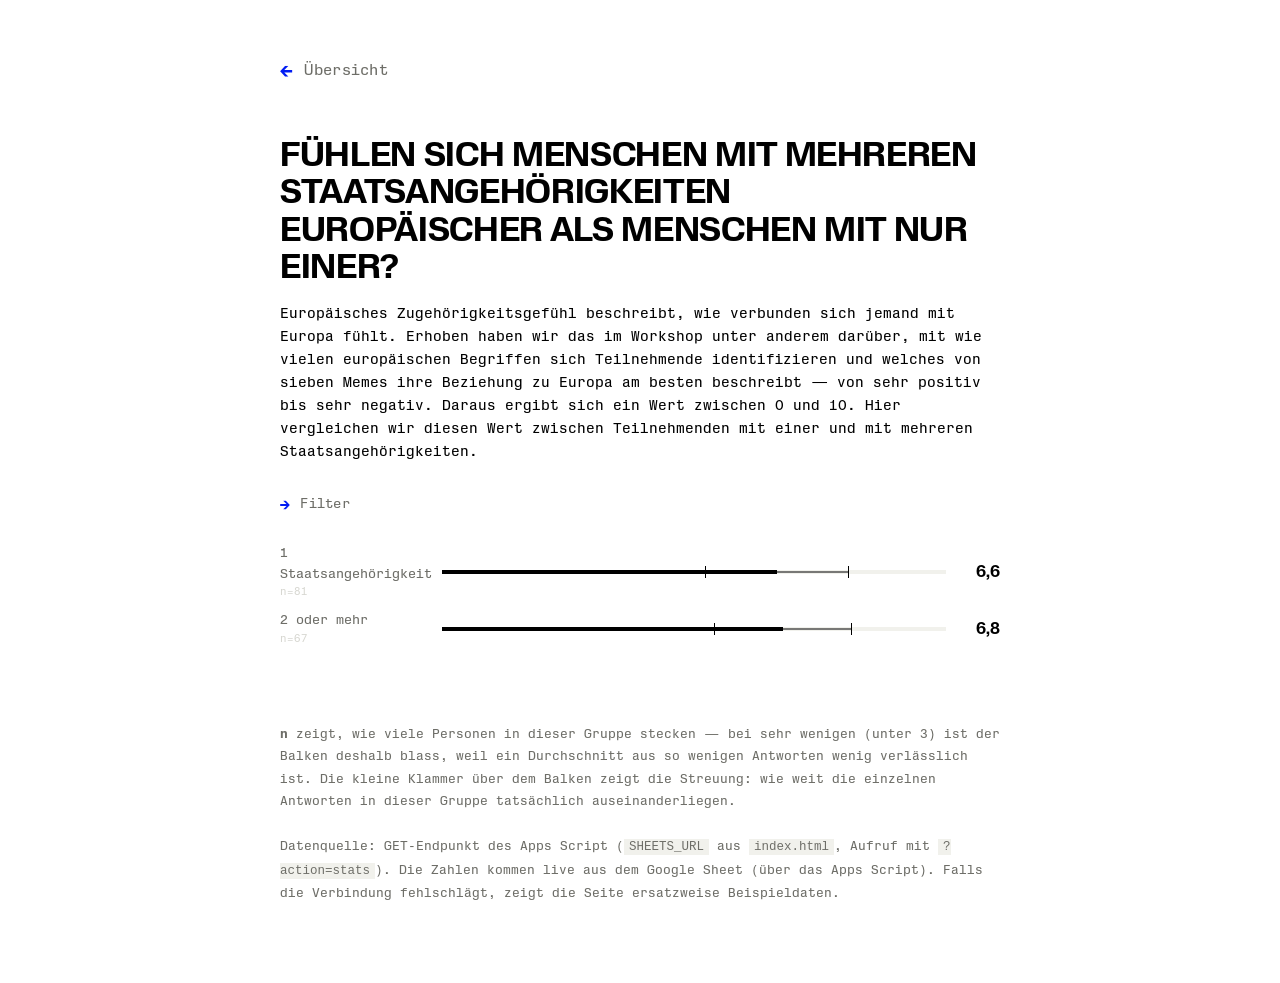
<file: q-staatsangehoerigkeit.html>
<!DOCTYPE html>
<html lang="de">
<head>
<meta charset="UTF-8">
<meta name="viewport" content="width=device-width, initial-scale=1.0">
<title>YOUROPE — Staatsangehörigkeit &amp; Zugehörigkeit</title>
<link rel="stylesheet" href="assets/stats.css?v=10">
</head>
<body>
<div class="app">
    <a class="backlink" href="stats.html">Übersicht</a>

    <div class="pagehead">
      <h1>Fühlen sich Menschen mit mehreren Staatsangehörigkeiten europäischer als Menschen mit nur einer?</h1>
    </div>

    <div class="cell">
      <div class="sub">Europäisches Zugehörigkeitsgefühl beschreibt, wie verbunden sich jemand mit Europa fühlt. Erhoben haben wir das im Workshop unter anderem darüber, mit wie vielen europäischen Begriffen sich Teilnehmende identifizieren und welches von sieben Memes ihre Beziehung zu Europa am besten beschreibt — von sehr positiv bis sehr negativ. Daraus ergibt sich ein Wert zwischen 0 und 10. Hier vergleichen wir diesen Wert zwischen Teilnehmenden mit einer und mit mehreren Staatsangehörigkeiten.</div>
      <div id="filterPanel"></div>
      <div id="chart"></div>
    </div>

    <div class="foot">
      <b>n</b> zeigt, wie viele Personen in dieser Gruppe stecken — bei sehr wenigen (unter 3) ist der Balken deshalb blass, weil ein Durchschnitt aus so wenigen Antworten wenig verlässlich ist. Die kleine Klammer über dem Balken zeigt die Streuung: wie weit die einzelnen Antworten in dieser Gruppe tatsächlich auseinanderliegen.<br><br>
      Datenquelle: GET-Endpunkt des Apps Script (<code>SHEETS_URL</code> aus <code>index.html</code>, Aufruf mit <code>?action=stats</code>). Die Zahlen kommen live aus dem Google Sheet (über das Apps Script). Falls die Verbindung fehlschlägt, zeigt die Seite ersatzweise Beispieldaten.
    </div>
</div>

<script src="assets/stats-data.js?v=11"></script>
<script>
initData().then(function(){
  initGroupFilter('filterPanel','chart',STAAT_GRUPPEN,i=>DATA.filter(r=>r.staat===i),'Z','hi',[FACET_GESCHLECHT,FACET_ALTER,FACET_BILDUNG,FACET_AUFGEWACHSEN]);
});
</script>
</body>
</html>
</file>
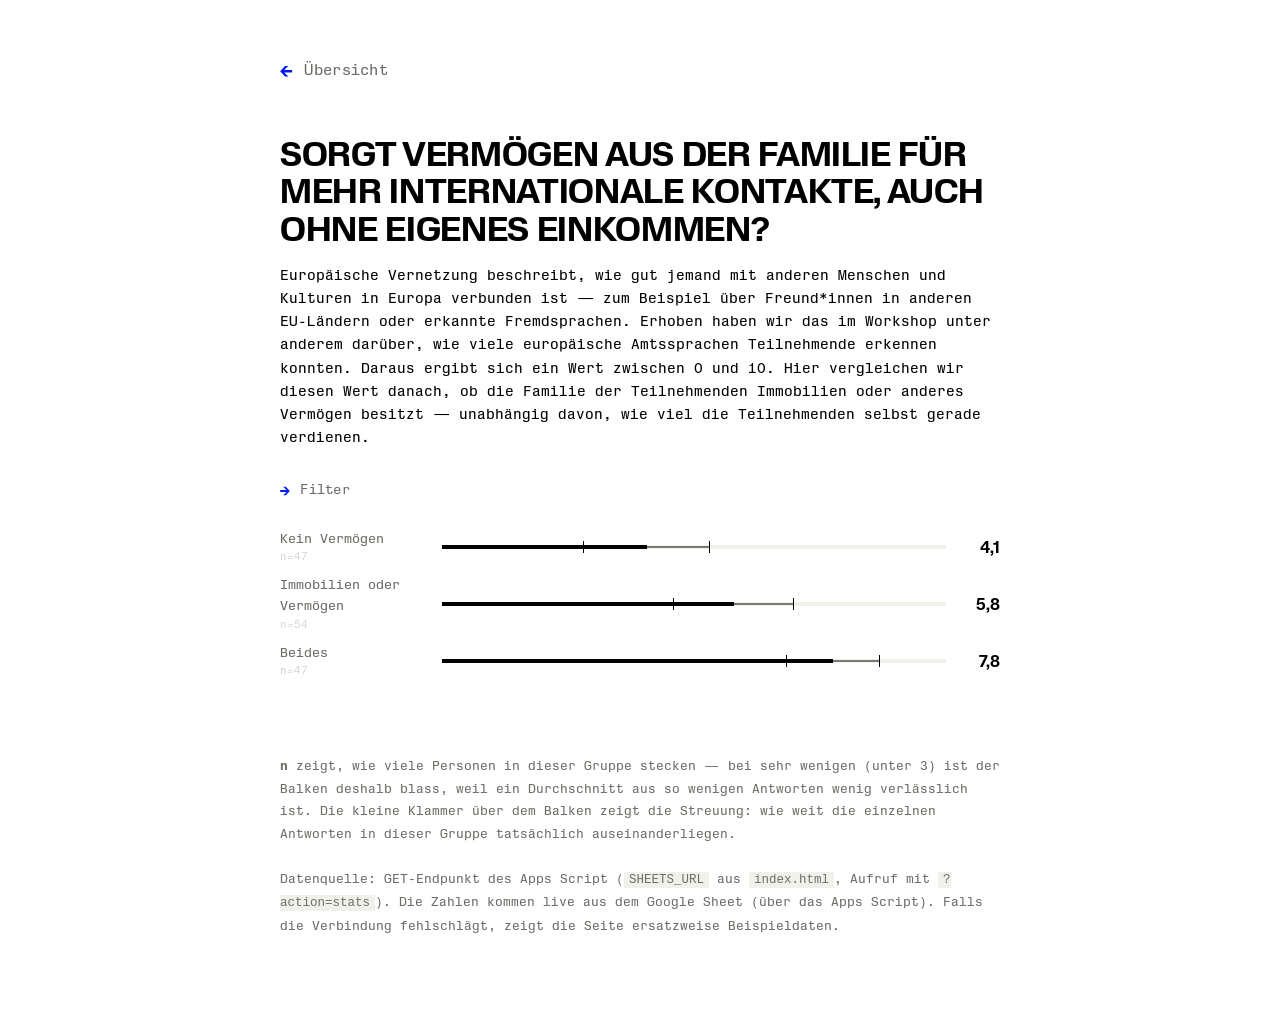
<file: q-vermoegen.html>
<!DOCTYPE html>
<html lang="de">
<head>
<meta charset="UTF-8">
<meta name="viewport" content="width=device-width, initial-scale=1.0">
<title>YOUROPE — Vermögen &amp; Vernetzung</title>
<link rel="stylesheet" href="assets/stats.css?v=10">
</head>
<body>
<div class="app">
    <a class="backlink" href="stats.html">Übersicht</a>

    <div class="pagehead">
      <h1>Sorgt Vermögen aus der Familie für mehr internationale Kontakte, auch ohne eigenes Einkommen?</h1>
    </div>

    <div class="cell">
      <div class="sub">Europäische Vernetzung beschreibt, wie gut jemand mit anderen Menschen und Kulturen in Europa verbunden ist — zum Beispiel über Freund*innen in anderen EU-Ländern oder erkannte Fremdsprachen. Erhoben haben wir das im Workshop unter anderem darüber, wie viele europäische Amtssprachen Teilnehmende erkennen konnten. Daraus ergibt sich ein Wert zwischen 0 und 10. Hier vergleichen wir diesen Wert danach, ob die Familie der Teilnehmenden Immobilien oder anderes Vermögen besitzt — unabhängig davon, wie viel die Teilnehmenden selbst gerade verdienen.</div>
      <div id="filterPanel"></div>
      <div id="chart"></div>
    </div>

    <div class="foot">
      <b>n</b> zeigt, wie viele Personen in dieser Gruppe stecken — bei sehr wenigen (unter 3) ist der Balken deshalb blass, weil ein Durchschnitt aus so wenigen Antworten wenig verlässlich ist. Die kleine Klammer über dem Balken zeigt die Streuung: wie weit die einzelnen Antworten in dieser Gruppe tatsächlich auseinanderliegen.<br><br>
      Datenquelle: GET-Endpunkt des Apps Script (<code>SHEETS_URL</code> aus <code>index.html</code>, Aufruf mit <code>?action=stats</code>). Die Zahlen kommen live aus dem Google Sheet (über das Apps Script). Falls die Verbindung fehlschlägt, zeigt die Seite ersatzweise Beispieldaten.
    </div>
</div>

<script src="assets/stats-data.js?v=11"></script>
<script>
initData().then(function(){
  initGroupFilter('filterPanel','chart',VERMOEGEN_GRUPPEN,i=>DATA.filter(r=>r.vermoegen===i),'V','hi',[FACET_GESCHLECHT,FACET_EINKOMMEN,FACET_BILDUNG,FACET_AUFGEWACHSEN]);
});
</script>
</body>
</html>
</file>
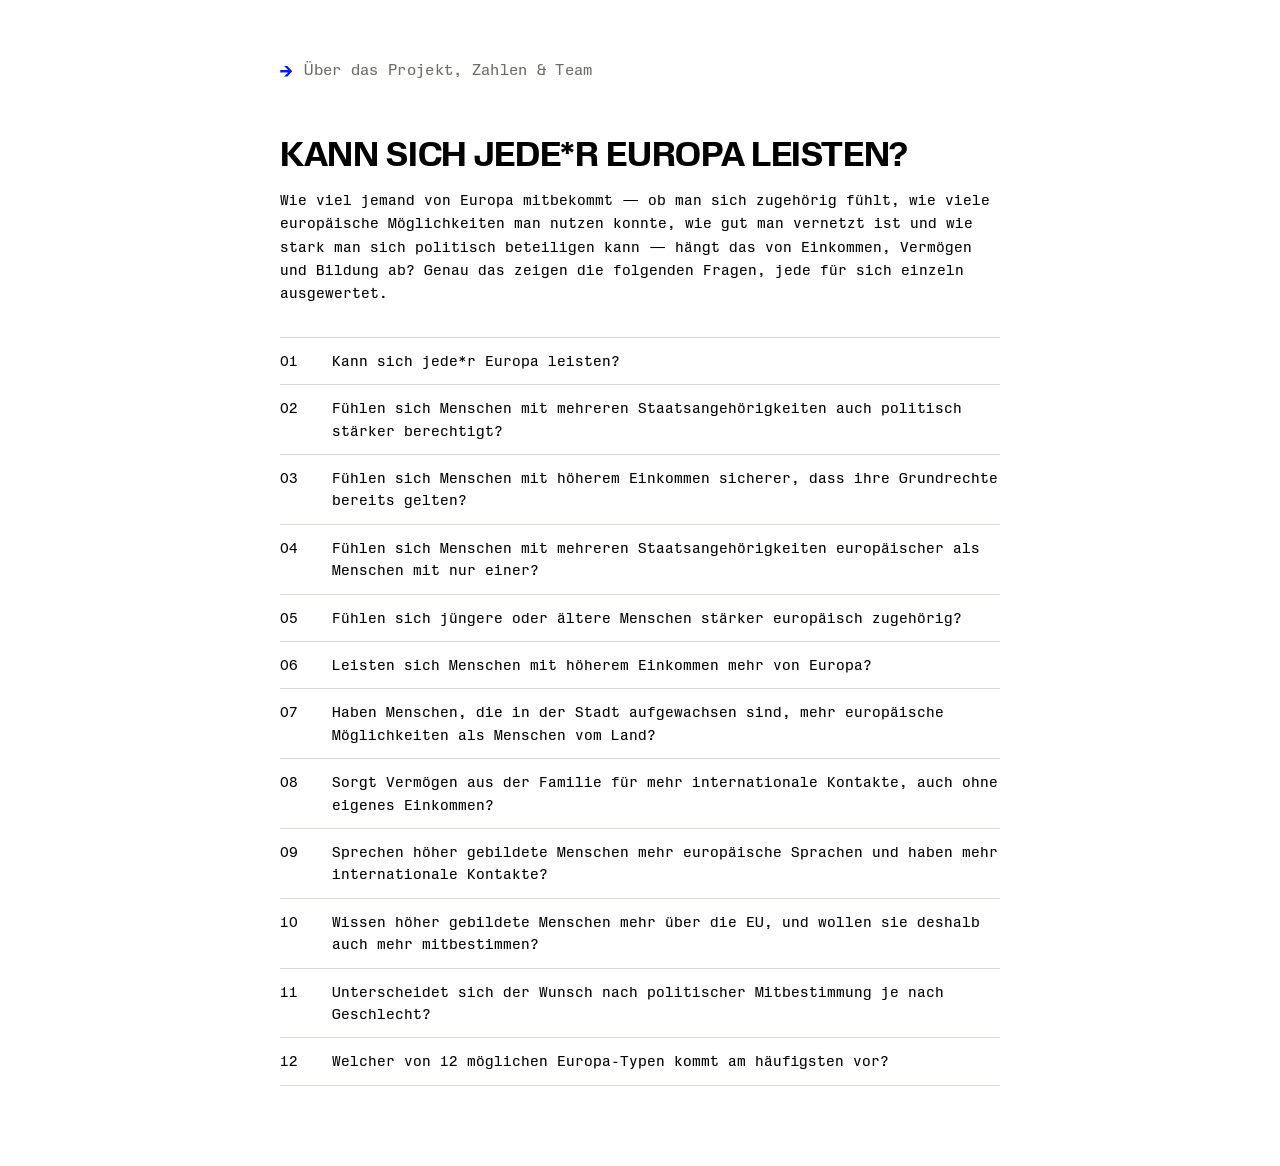
<file: stats.html>
<!DOCTYPE html>
<html lang="de">
<head>
<meta charset="UTF-8">
<meta name="viewport" content="width=device-width, initial-scale=1.0">
<title>YOUROPE — Live Statistik (Mockup)</title>
<link rel="stylesheet" href="assets/stats.css?v=10">
</head>
<body>
<div class="app">
    <details class="menu">
      <summary>Über das Projekt, Zahlen &amp; Team</summary>
      <div class="menu-body">
        <div class="menu-text">
          <h3>Über das Projekt</h3>
          <p>YOUROPE ist eine studentische Datenerhebung zum Thema wirtschaftliche Ungleichheit und europäische Identität. Im Rahmen eines Workshops haben Teilnehmende zunächst zwölf spielerische Aufgaben bearbeitet, die vier Bereiche europäischer Erfahrung messen: wie zugehörig sie sich fühlen, welche Möglichkeiten sie nutzen konnten, wie gut sie vernetzt sind und wie stark sie sich politisch beteiligen (können und wollen). Anschließend haben sie einige persönliche Angaben gemacht — unter anderem zu Alter, Bildung, Einkommen und Vermögen. Diese Seite verknüpft beide Datensätze, um sichtbar zu machen, ob und wie stark die wirtschaftliche und soziale Situation einer Person beeinflusst, wie viel sie von Europa mitbekommt.</p>
        </div>
        <div class="kpis" id="factsRow"></div>
        <div class="kpis dims" id="dimsRow"></div>
        <div class="menu-text">
          <p class="note">Alle Werte oben außer der Teilnehmendenzahl liegen auf einer Skala von 0 bis 10: 0 bedeutet, diese Dimension ist im Schnitt kaum ausgeprägt, 10 bedeutet maximal ausgeprägt. Der Gesamt-Index ist der Durchschnitt aus den vier Dimensionen Zugehörigkeit, Möglichkeiten, Vernetzung und Teilhabe, über alle Teilnehmenden hinweg.</p>
        </div>
        <div class="menu-text">
          <h3>Wer wir sind</h3>
          <p class="note">Wir sind Tiska, Ufuk und Alina, ein dreiköpfiges Team aus dem Master „Angewandte Designforschung" und arbeiten seit Anfang des Jahres gemeinsam an diesem Projekt. Entstanden ist die Idee aus unserem gemeinsamen Interesse daran, wie unterschiedlich Menschen Europa erleben – je nachdem, welche ökonomischen Möglichkeiten und Zugänge sie haben. Uns hat dabei besonders beschäftigt, dass gerade jetzt so viel über Europa diskutiert wird, der Raum aber oft gar nicht so offen ist, wie er scheint.</p>
        </div>
      </div>
    </details>

    <div class="hero">
      <h1>Kann sich jede*r Europa leisten?</h1>
      <div class="sub">Wie viel jemand von Europa mitbekommt — ob man sich zugehörig fühlt, wie viele europäische Möglichkeiten man nutzen konnte, wie gut man vernetzt ist und wie stark man sich politisch beteiligen kann — hängt das von Einkommen, Vermögen und Bildung ab? Genau das zeigen die folgenden Fragen, jede für sich einzeln ausgewertet.</div>
    </div>

    <div class="qlist" id="qList"></div>
</div>

<script src="assets/stats-data.js?v=11"></script>
<script>
renderQuestionList('qList');
initData().then(function(){
  renderFacts('factsRow');
  renderDims('dimsRow');
});
</script>
</body>
</html>
</file>
<file: assets/stats.css>
@font-face{font-family:'Schengen';src:url('../fonts/ABCSchengenATrial-Book.otf') format('opentype');font-weight:400;font-style:normal}
@font-face{font-family:'Schengen';src:url('../fonts/ABCSchengenATrial-Medium.otf') format('opentype');font-weight:500;font-style:normal}
@font-face{font-family:'Schengen Mono';src:url('../fonts/ABCSchengenAMonoTrial-Regular.otf') format('opentype');font-weight:400;font-style:normal}
@font-face{font-family:'Schengen Mono';src:url('../fonts/ABCSchengenAMonoTrial-Medium.otf') format('opentype');font-weight:500;font-style:normal}
:root{
  --paper:#FFFFFF;--ink:#000000;--grey:#6E6E68;--hair:#D8D8D2;
  --blue:#011CF3;--fill:#F1F1EC;
  --display:"Schengen","Helvetica Neue",Helvetica,Arial,sans-serif;
  --sans:"Schengen","Helvetica Neue",Helvetica,Arial,sans-serif;
  --mono:"Schengen Mono","IBM Plex Mono",ui-monospace,monospace;
  --h-size:clamp(24px,5.4vw,34px);
  --gap-tight:16px;   /* heading → its own body text; line → adjacent row text */
  --gap-section:32px; /* gap between thematically distinct blocks (e.g. menu sections) */
}
/* one shared heading style — hero (landing), pagehead (subpages) and menu headings all match */
.hero h1,.pagehead h1,.menu-text h3{font-family:var(--display);font-weight:500;font-size:var(--h-size);line-height:1.1;letter-spacing:-.01em;text-transform:uppercase}
*{box-sizing:border-box;margin:0;padding:0}
body{background:var(--paper);color:var(--ink);font-family:var(--mono);font-size:15px;line-height:1.6;-webkit-font-smoothing:antialiased}
b,strong{font-weight:500}
.app{max-width:760px;margin:0 auto;padding:36px 20px 80px}

/* small back-link, used at the top of individual question pages — same size/position as the menu toggle */
.backlink{display:flex;align-items:center;gap:12px;padding:18px 0;margin-bottom:var(--gap-section);
          font-size:15px;letter-spacing:.02em;color:var(--grey);text-decoration:none}
.backlink:hover{color:var(--ink)}
.backlink::before{content:"←";color:var(--blue);font-size:20px;font-weight:500}

/* landing hero — the main project question, matches the poster's headline + instruction pairing */
.hero{padding-bottom:var(--gap-section);border-bottom:1px solid var(--hair);margin-bottom:0}
.hero .sub{margin-top:var(--gap-tight);font-size:14px;color:var(--ink);line-height:1.65}

/* KPI facts — participants + overall score, then the per-dimension breakdown row */
.kpis{display:flex;flex-wrap:wrap;margin-top:var(--gap-section)}
.kpi{flex:1 1 130px;padding:14px 18px 14px 0}
.kpi .n{font-family:var(--display);font-weight:500;font-size:36px;line-height:1}
.kpi .l{font-size:13px;color:var(--grey);margin-top:6px}
.kpis.dims{border-top:1px solid var(--hair);padding-top:var(--gap-tight)}
.kpis.dims .kpi{flex:1 1 45%}
.kpis.dims .kpi .n{font-size:28px}

/* classic expandable menu — participants/facts, project description, about us */
.menu{border-bottom:none;margin-bottom:var(--gap-section)}
.menu summary{cursor:pointer;list-style:none;padding:18px 0;font-size:15px;letter-spacing:.02em;color:var(--grey);
              display:flex;align-items:center;gap:12px;-webkit-user-select:none;user-select:none}
.menu summary::-webkit-details-marker{display:none}
.menu summary::before{content:"→";color:var(--blue);font-size:20px;font-weight:500;flex:0 0 auto;transition:transform .15s}
.menu[open] summary::before{transform:rotate(90deg)}
.menu summary:hover{color:var(--ink)}
.menu-body{padding-bottom:var(--gap-section)}
.menu-text{margin-top:var(--gap-section);font-size:14.5px;line-height:1.7}
.menu-text h3{margin:0 0 var(--gap-tight)}
.menu-text .note{color:var(--grey)}

/* individual question page title — heading, then everything else flows below as plain text */
.pagehead{padding-bottom:0;margin-bottom:var(--gap-tight)}

.cell{padding:0 0 30px}
.cell .sub{font-size:14px;color:var(--ink);margin-bottom:22px;line-height:1.65}
.cell .finding{margin-top:16px;padding-left:12px;border-left:1px solid var(--blue);font-size:14px;color:var(--ink)}
.cell .finding b{color:var(--blue)}

.legend{display:flex;gap:20px;flex-wrap:wrap;margin-bottom:18px}
.legend .li{display:flex;align-items:center;gap:7px;font-size:13px;color:var(--grey)}
.legend .sw{width:16px;height:3px;flex:0 0 auto}

/* short, standalone explanation of a chart symbol (e.g. Δ) — sits right next to what it explains */
.hint{font-size:12.5px;color:var(--grey);line-height:1.6;margin-bottom:20px}

.group{margin-bottom:22px}
.group:last-child{margin-bottom:0}
.group .glabel{font-size:14px;color:var(--ink);margin-bottom:9px;display:flex;justify-content:space-between}
.group .glabel .gap{color:var(--blue);font-weight:500}
.row{display:flex;align-items:center;gap:12px;margin:9px 0}
.row .rlabel{width:150px;flex:0 0 auto;font-size:13px;color:var(--grey)}
.row .rn{display:block;font-size:10.5px;color:var(--hair)}
.row.low-n .rlabel,.row.low-n .val{color:var(--hair)}
.row .track{flex:1;height:4px;background:var(--fill);position:relative}
.row .fill{height:100%}
.row .val{width:42px;flex:0 0 auto;text-align:right;font-family:var(--display);font-weight:500;font-size:16px}

/* Streuungs-Klammer: zeigt Ø±1 Standardabweichung als kleine Klammer über dem Balken */
.row .errbar{position:absolute;top:-4px;bottom:-4px;border-left:1px solid var(--ink);border-right:1px solid var(--ink);pointer-events:none}
.row .errbar::before{content:'';position:absolute;top:50%;left:0;right:0;border-top:1px solid var(--ink);transform:translateY(-50%)}

.fill.lo{background:repeating-linear-gradient(45deg,var(--hair),var(--hair) 3px,transparent 3px,transparent 6px)}
.fill.mid{background:var(--grey)}
.fill.hi{background:var(--ink)}

.toggles{display:flex;flex-wrap:wrap;gap:20px;margin-bottom:20px}
.toggles button{appearance:none;cursor:pointer;background:none;border:none;border-bottom:2px solid transparent;padding:0 0 4px;
     font-family:var(--mono);font-size:13.5px;letter-spacing:.02em;color:var(--grey)}
.toggles button:hover{color:var(--ink)}
.toggles button.on{color:var(--ink);font-weight:500;border-bottom-color:var(--ink)}

/* collapsible filter panel — checkboxes, combinable across facets, layered over a chart */
.filterpanel{margin-bottom:20px}
.filterpanel summary{cursor:pointer;list-style:none;padding:6px 0;font-size:13.5px;letter-spacing:.02em;color:var(--grey);
              display:flex;align-items:center;gap:10px;-webkit-user-select:none;user-select:none}
.filterpanel summary::-webkit-details-marker{display:none}
.filterpanel summary::before{content:"→";color:var(--blue);font-size:16px;font-weight:500;flex:0 0 auto;transition:transform .15s}
.filterpanel[open] summary::before{transform:rotate(90deg)}
.filterpanel summary:hover{color:var(--ink)}
.filter-body{padding:10px 0 4px 26px}
.filtergroup{margin-bottom:14px}
.filtergroup:last-child{margin-bottom:0}
.filtergroup .fl{display:block;font-size:11px;color:var(--grey);letter-spacing:.06em;text-transform:uppercase;margin-bottom:8px}
.fchk{display:inline-flex;align-items:center;gap:6px;margin:0 18px 8px 0;font-size:13.5px;color:var(--ink);cursor:pointer;-webkit-user-select:none;user-select:none}
.fchk input{appearance:none;width:13px;height:13px;border:1px solid var(--grey);flex:0 0 auto;cursor:pointer;position:relative;margin:0}
.fchk input:checked{background:var(--ink);border-color:var(--ink)}
.fchk input:checked::after{content:'';position:absolute;left:3px;top:0;width:4px;height:8px;border:solid var(--paper);border-width:0 1.5px 1.5px 0;transform:rotate(45deg)}

.typegrid{display:flex;flex-direction:column}
.typecard{display:flex;align-items:center;gap:16px;padding:9px 0;border-bottom:1px solid var(--hair)}
.typecard:last-child{border-bottom:none}
.typecard .tn{order:1;flex:1 1 auto;font-size:14px;color:var(--grey)}
.typecard .tbar{order:2;flex:0 0 130px;height:4px;background:var(--fill)}
.typecard .tbar i{display:block;height:100%;background:var(--ink)}
.typecard .tv{order:3;flex:0 0 40px;text-align:right;font-family:var(--display);font-weight:500;font-size:19px}

/* numbered list of every question — matches the printed poster list exactly */
.qlist{display:flex;flex-direction:column}
.qlist a{display:flex;align-items:baseline;gap:24px;padding:12px 0;border-bottom:1px solid var(--hair);text-decoration:none;color:var(--ink)}
.qlist .qi-no{flex:0 0 28px;font-size:14px;color:var(--ink)}
.qlist .qi-title{flex:1 1 auto;font-size:14px}
.qlist a:hover .qi-title{color:var(--blue)}

.foot{padding-top:26px;margin-top:10px;font-size:12.5px;color:var(--grey);line-height:1.8}
.foot code{background:var(--fill);padding:1px 5px}
</file>
